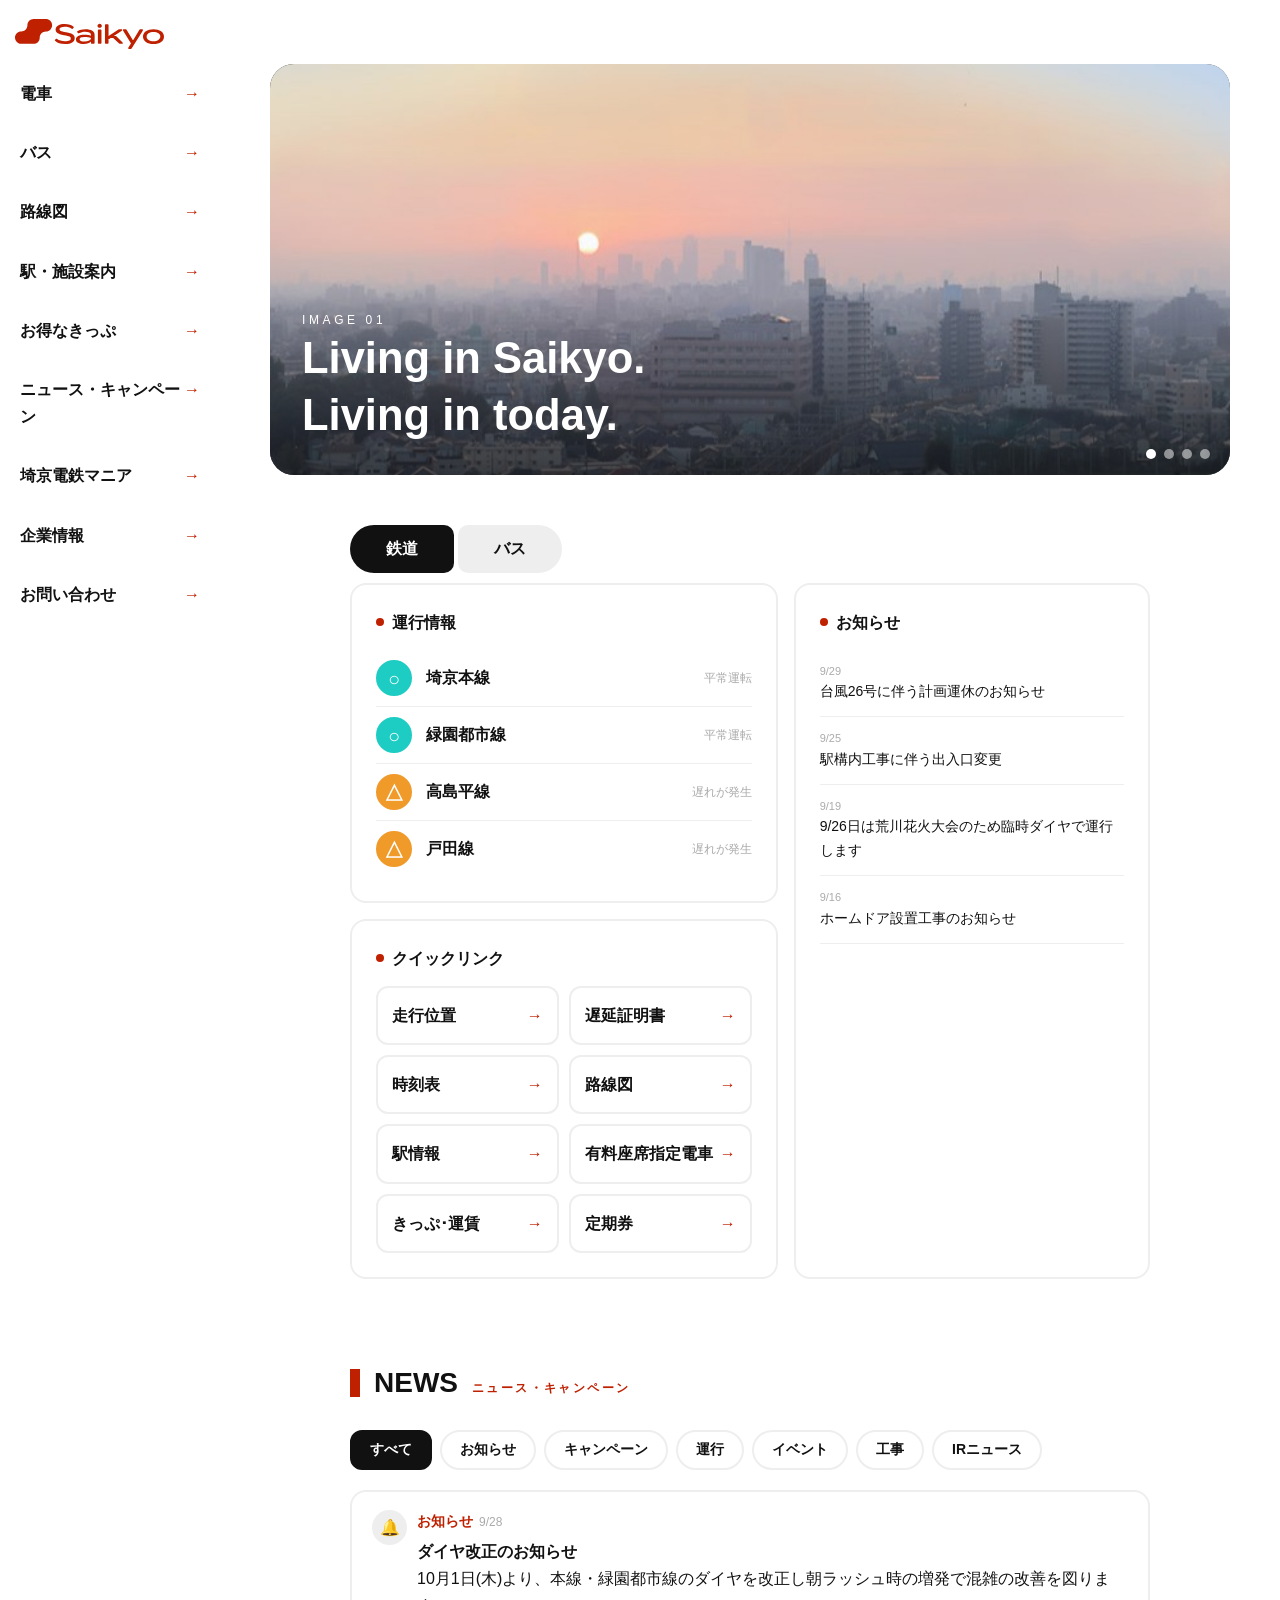
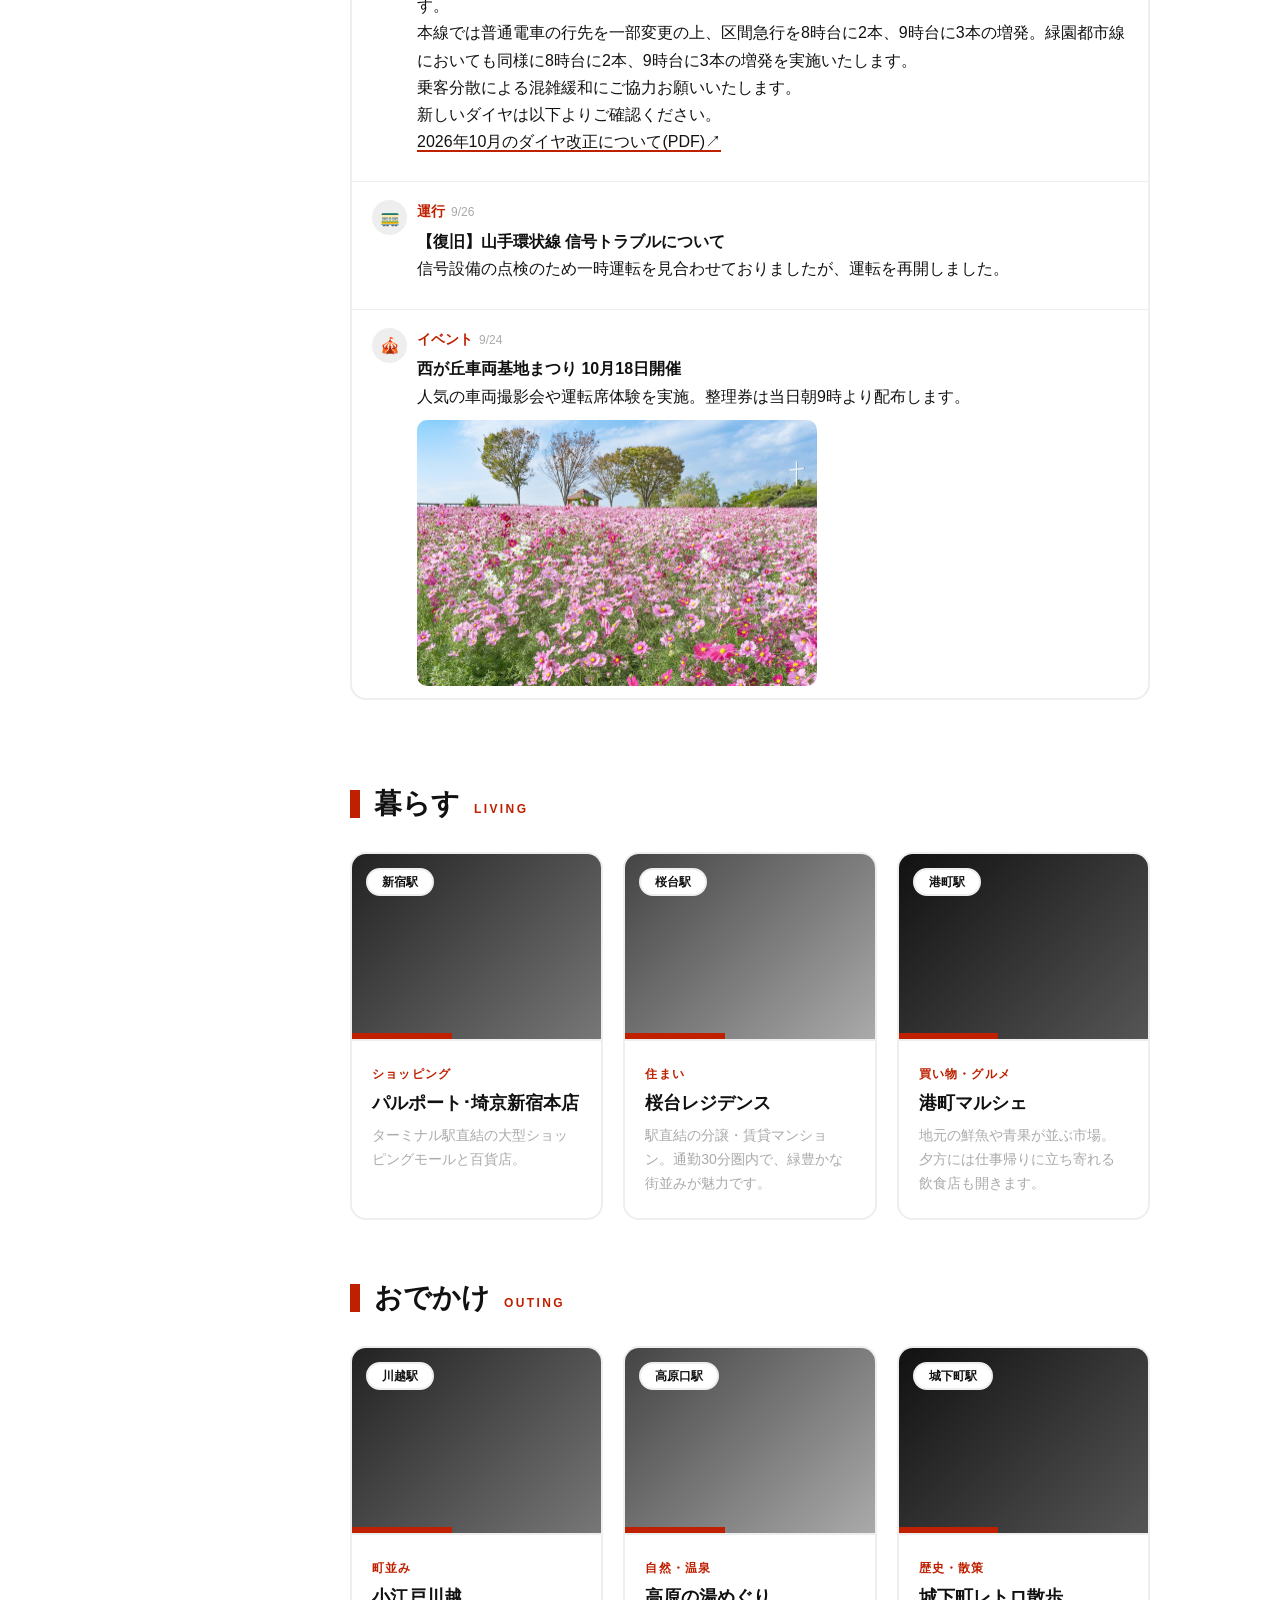
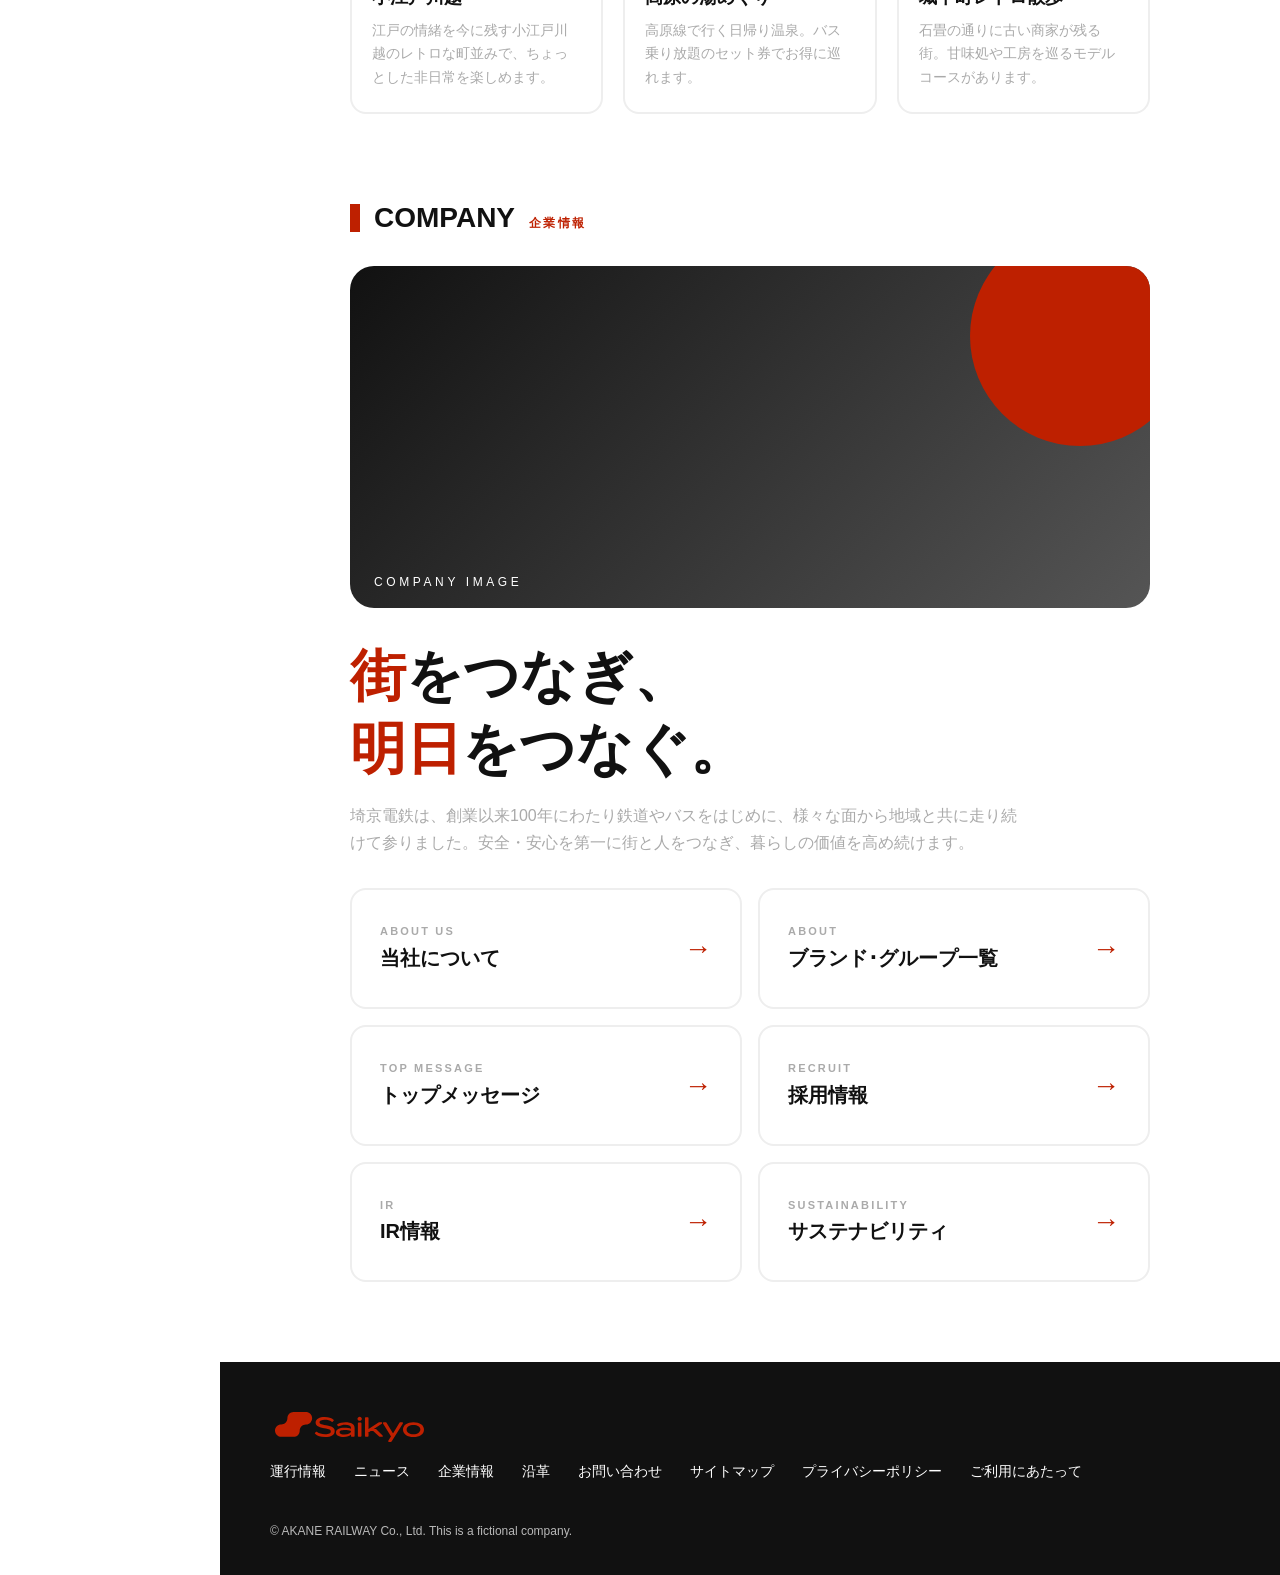
<file: index.html>
<!DOCTYPE html>
<html lang="ja">

<head>
    <meta charset="UTF-8">
    <meta name="viewport" content="width=device-width, initial-scale=1, viewport-fit=cover">
    <meta name="robots" content="noindex, nofollow">
    <title>埼京電鉄 | SAIKYO RAILWAY</title>
    <link rel="stylesheet" href="style.css">
</head>
<body>
    <main id="top" class="index-main">
        <div class="hero" id="hero" aria-label="トップ画像">
            <div class="slide on"><img src="img/sp_topmv_morning.jpg" alt=""><em>IMAGE 01</em><b>Living in Saikyo.<br>Living in today.</b></div>
            <div class="slide"><img src="img/eb4f4307-8180-45af-a52f-f1608ca1acaf.png" alt=""><em>IMAGE 02</em><b>新型車両「A3000系」<br>デビュー</b></div>
            <div class="slide"><img src="img/sp_topmv_morning.jpg" alt=""><em>IMAGE 03</em><b>バスと電車、暮らしを<br>もっとひとつに。</b></div>
            <div class="slide"><img src="img/sp_topmv_morning.jpg" alt=""><em>IMAGE 04</em><b>埼玉に観光という<br>新たな選択肢</b></div>
            <div class="dots"><i class="on"></i><i></i><i></i><i></i></div>
        </div>

        <section id="info">
            <div class="tabs" role="tablist">
                <button role="tab" aria-selected="true" data-t="rail">鉄道</button>
                <button role="tab" aria-selected="false" data-t="bus">バス</button>
            </div>
            <div class="bento">
                <div class="card st">
                    <h3>運行情報</h3>
                    <ul class="stat" id="stat"></ul>
                </div>
                <div class="card lk">
                    <h3>クイックリンク</h3>
                    <div class="links" id="links"></div>
                </div>
                <div class="card nt">
                    <h3>お知らせ</h3>
                    <ul id="notices"></ul>
                </div>
            </div>
        </section>

        <section id="news">
            <h2>NEWS <span>ニュース・キャンペーン</span></h2>
            <div class="filter" id="filter">
                <button aria-pressed="true" data-c="all">すべて</button>
                <button aria-pressed="false" data-c="お知らせ">お知らせ</button>
                <button aria-pressed="false" data-c="キャンペーン">キャンペーン</button>
                <button aria-pressed="false" data-c="運行">運行</button>
                <button aria-pressed="false" data-c="イベント">イベント</button>
                <button aria-pressed="false" data-c="工事">工事</button>
                <button aria-pressed="false" data-c="IRニュース">IRニュース</button>
            </div>
            <div class="feed" id="feed"></div>
        </section>

        <section id="spot">
        <h2>暮らす<span>LIVING</span></h2>
        <div class="sp-grid">
            <!-- 暮らす -->
            <a href="#spot" class="sp-card" data-s="live">
            <div class="sp-img"><span class="sp-chip">新宿駅</span></div>
            <div class="sp-body"><small>ショッピング</small><h3>パルポート･埼京新宿本店</h3><p>ターミナル駅直結の大型ショッピングモールと百貨店。</p></div>
            </a>
            <a href="#spot" class="sp-card" data-s="live">
            <div class="sp-img"><span class="sp-chip">桜台駅</span></div>
            <div class="sp-body"><small>住まい</small><h3>桜台レジデンス</h3><p>駅直結の分譲・賃貸マンション。通勤30分圏内で、緑豊かな街並みが魅力です。</p></div>
            </a>
            <a href="#spot" class="sp-card" data-s="live">
            <div class="sp-img"><span class="sp-chip">港町駅</span></div>
            <div class="sp-body"><small>買い物・グルメ</small><h3>港町マルシェ</h3><p>地元の鮮魚や青果が並ぶ市場。夕方には仕事帰りに立ち寄れる飲食店も開きます。</p></div>
            </a>
        </div><br><br>

        <h2>おでかけ<span>OUTING</span></h2>
        <div class="sp-grid">
            <!-- おでかけ -->
            <a href="#spot" class="sp-card" data-s="go">
            <div class="sp-img"><span class="sp-chip">川越駅</span></div>
            <div class="sp-body"><small>町並み</small><h3>小江戸川越</h3><p>江戸の情緒を今に残す小江戸川越のレトロな町並みで、ちょっとした非日常を楽しめます。</p></div>
            </a>
            <a href="#spot" class="sp-card" data-s="go">
            <div class="sp-img"><span class="sp-chip">高原口駅</span></div>
            <div class="sp-body"><small>自然・温泉</small><h3>高原の湯めぐり</h3><p>高原線で行く日帰り温泉。バス乗り放題のセット券でお得に巡れます。</p></div>
            </a>
            <a href="#spot" class="sp-card" data-s="go">
            <div class="sp-img"><span class="sp-chip">城下町駅</span></div>
            <div class="sp-body"><small>歴史・散策</small><h3>城下町レトロ散歩</h3><p>石畳の通りに古い商家が残る街。甘味処や工房を巡るモデルコースがあります。</p></div>
            </a>
        </div>
        </section>

        <section id="company">
            <h2>COMPANY <span>企業情報</span></h2>
            <div class="co-img"></div>
            <p class="catch"><em>街</em>をつなぎ、<br><em>明日</em>をつなぐ。</p>
            <p class="desc">埼京電鉄は、創業以来100年にわたり鉄道やバスをはじめに、様々な面から地域と共に走り続けて参りました。安全・安心を第一に街と人をつなぎ、暮らしの価値を高め続けます。</p>
            <div class="big">
                <a href="company-overview.html">
                    <div><small>ABOUT US</small>当社について</div>
                </a>
                <a href="grouplist.html">
                    <div><small>ABOUT</small>ブランド･グループ一覧</div>
                </a>
                <a href="#company">
                    <div><small>TOP MESSAGE</small>トップメッセージ</div>
                </a>
                <a href="#company">
                    <div><small>RECRUIT</small>採用情報</div>
                </a>
                <a href="#company">
                    <div><small>IR</small>IR情報</div>
                </a>
                <a href="#company">
                    <div><small>SUSTAINABILITY</small>サステナビリティ</div>
                </a>
            </div>
        </section>
    </main>

    <div id="site-header"></div>
    <div id="site-footer"></div>
    <script src="components.js"></script>
    <script>
        const $ = s => document.querySelector(s), $$ = s => [...document.querySelectorAll(s)];
        // slider
        const sl = $$('.slide'), dt = $$('.dots i'); let n = 0;
        setInterval(() => { sl[n].classList.remove('on'); dt[n].classList.remove('on'); n = (n + 1) % sl.length; sl[n].classList.add('on'); dt[n].classList.add('on') }, 5000);
        // tabs
        const D = {
            rail: {
                lines: ['埼京本線', '緑園都市線', '高島平線', '戸田線'],
                links: ['走行位置','遅延証明書','時刻表', '路線図', '駅情報', '有料座席指定電車', 'きっぷ･運賃', '定期券'],
                urls: ['#','#','#','routemap.html','#','#','#','#'],
                notices: [['9/29', '台風26号に伴う計画運休のお知らせ'], ['9/25', '駅構内工事に伴う出入口変更'], ['9/19', '9/26日は荒川花火大会のため臨時ダイヤで運行します'], ['9/16', 'ホームドア設置工事のお知らせ']]
            },
            bus: {
                lines: ['路線バス', '空港リムジン', '通勤シャトル', '夜行高速バス'],
                links: ['バス走行位置','時刻表', '路線図', '貸切バス', '乗車券・回数券', '忘れ物案内'],
                urls: ['#','#','#','#','#','#'],
                notices: [['9/29', '市内循環バス ルート一部変更'], ['9/24', '空港リムジン 増便のお知らせ'], ['9/18', 'バス停移設のお知らせ'], ['9/10', 'ICカード対応拡大について']]
            }
        };
        const M = { ok: ['○', 'ok', '平常運転'], warn: ['△', 'warn', '遅れが発生'], ng: ['×', 'ng', '運転見合わせ'] };
        function rnd() { const r = Math.random(); return r < .05 ? 'ng' : r < .7 ? 'ok' : 'warn' }
        function render(t) {
            const d = D[t];
            $('#stat').innerHTML = d.lines.map(l => { const m = M[rnd()]; return `<li><span class="mark ${m[1]}">${m[0]}</span><b>${l}</b><small>${m[2]}</small></li>` }).join('');
            $('#links').innerHTML = d.links.map((l, i) => `<a href="${d.urls[i]}">${l}</a>`).join('');
            $('#notices').innerHTML = d.notices.map(x => `<li><a href="#info"><time>${x[0]}</time>${x[1]}</a></li>`).join('');
        }
        $$('.tabs button').forEach(b => b.onclick = () => { $$('.tabs button').forEach(x => x.setAttribute('aria-selected', x === b)); render(b.dataset.t) });
        render('rail');
        // news
        const N = [
            ['お知らせ', 'ダイヤ改正のお知らせ', '10月1日(木)より、本線・緑園都市線のダイヤを改正し朝ラッシュ時の増発で混雑の改善を図ります。<br>本線では普通電車の行先を一部変更の上、区間急行を8時台に2本、9時台に3本の増発。緑園都市線においても同様に8時台に2本、9時台に3本の増発を実施いたします。<br>乗客分散による混雑緩和にご協力お願いいたします。<br>新しいダイヤは以下よりご確認ください。<br><a href="#">2026年10月のダイヤ改正について(PDF)↗</a>', '9/28', '🔔'],
            ['運行', '【復旧】山手環状線 信号トラブルについて', '信号設備の点検のため一時運転を見合わせておりましたが、運転を再開しました。', '9/26', '🚃'],
            ['イベント', '西が丘車両基地まつり 10月18日開催', '人気の車両撮影会や運転席体験を実施。整理券は当日朝9時より配布します。<br><img src="img/zubottyDSC08011-269_TP_V.jpg" alt="">', '9/24', '🎪'],
            ['お知らせ', '新型車両A3000系、営業運転を開始', '省エネ性能と車内の快適性を高めた新型車両がデビューしました!!<br><img src="img/eb4f4307-8180-45af-a52f-f1608ca1acaf.png" alt="">', '9/22', '🔔'],
            ['キャンペーン', '💰️アプリ新規登録でポイントプレゼント🎁', '公式アプリをインストール→新規アカウント登録で、お買い物などに使える1000ポイントが必ず貰えるキャンペーン実施中！<br>ぜひこの機会に埼京電鉄アプリでお得で便利な生活を！<br><img src="img/appPR.jpg" alt="">', '9/20', '🎉'],
            ['IRニュース', '月次営業概況のお知らせ', '<a href="#">資料はこちら(PDF)↗</a>', '9/18', '🏢'],
            ['工事', '舟渡駅にホームドアを設置します！', '詳細は以下よりご確認ください。<br><a href="#">舟渡駅-ホームドア設置工事(PDF)↗</a>', '9月15日', '⚒️'],
            ['イベント', '＼鳩ヶ谷フラワーフェス 開催中！／', '色とりどりの花と豊かな季節を楽しみましょう！！16日と17日の2日間の開催(雨天決行)です。<br><img src="img/zubottyDSC08011-269_TP_V.jpg" alt="">', '9/13', '🎪'],
            ['運行', '台風接近に伴う運転計画について', '台風の影響により、一部の列車およびバスに運休や遅れが発生する可能性があります。', '8/30', '🚃'],
            ['IRニュース', '2027年3月期 第1四半期決算説明資料', '<a href="#">資料はこちら(PDF)↗</a>', '8/23', '🏢'],
            ['工事', '川口駅～鳩ヶ谷駅間 連続立体交差事業の概要', '工事概要は以下よりご確認ください。また、工事の進捗や詳細についてはこちらより随時お知らせいたします。<br><a href="#">川口駅～鳩ヶ谷駅間 連続立体交差事業の概要↗</a>', '3月12日', '⚒️'],
        ];
        $('#feed').innerHTML = N.map(n => `<article class="post" data-c="${n[0]}"><div class="av">${n[4]}</div><div class="pb"><div class="pn"><b>${n[0]}</b><span>${n[3]}</span></div><p class="pt"><b>${n[1]}</b><br>${n[2]}</p></div></article>`).join('');
        $$('#filter button').forEach(b => b.onclick = () => {
            $$('#filter button').forEach(x => x.setAttribute('aria-pressed', x === b));
            $$('.post').forEach(p => p.hidden = b.dataset.c !== 'all' && p.dataset.c !== b.dataset.c)
        });

    </script>
</body>

</html>
</file>
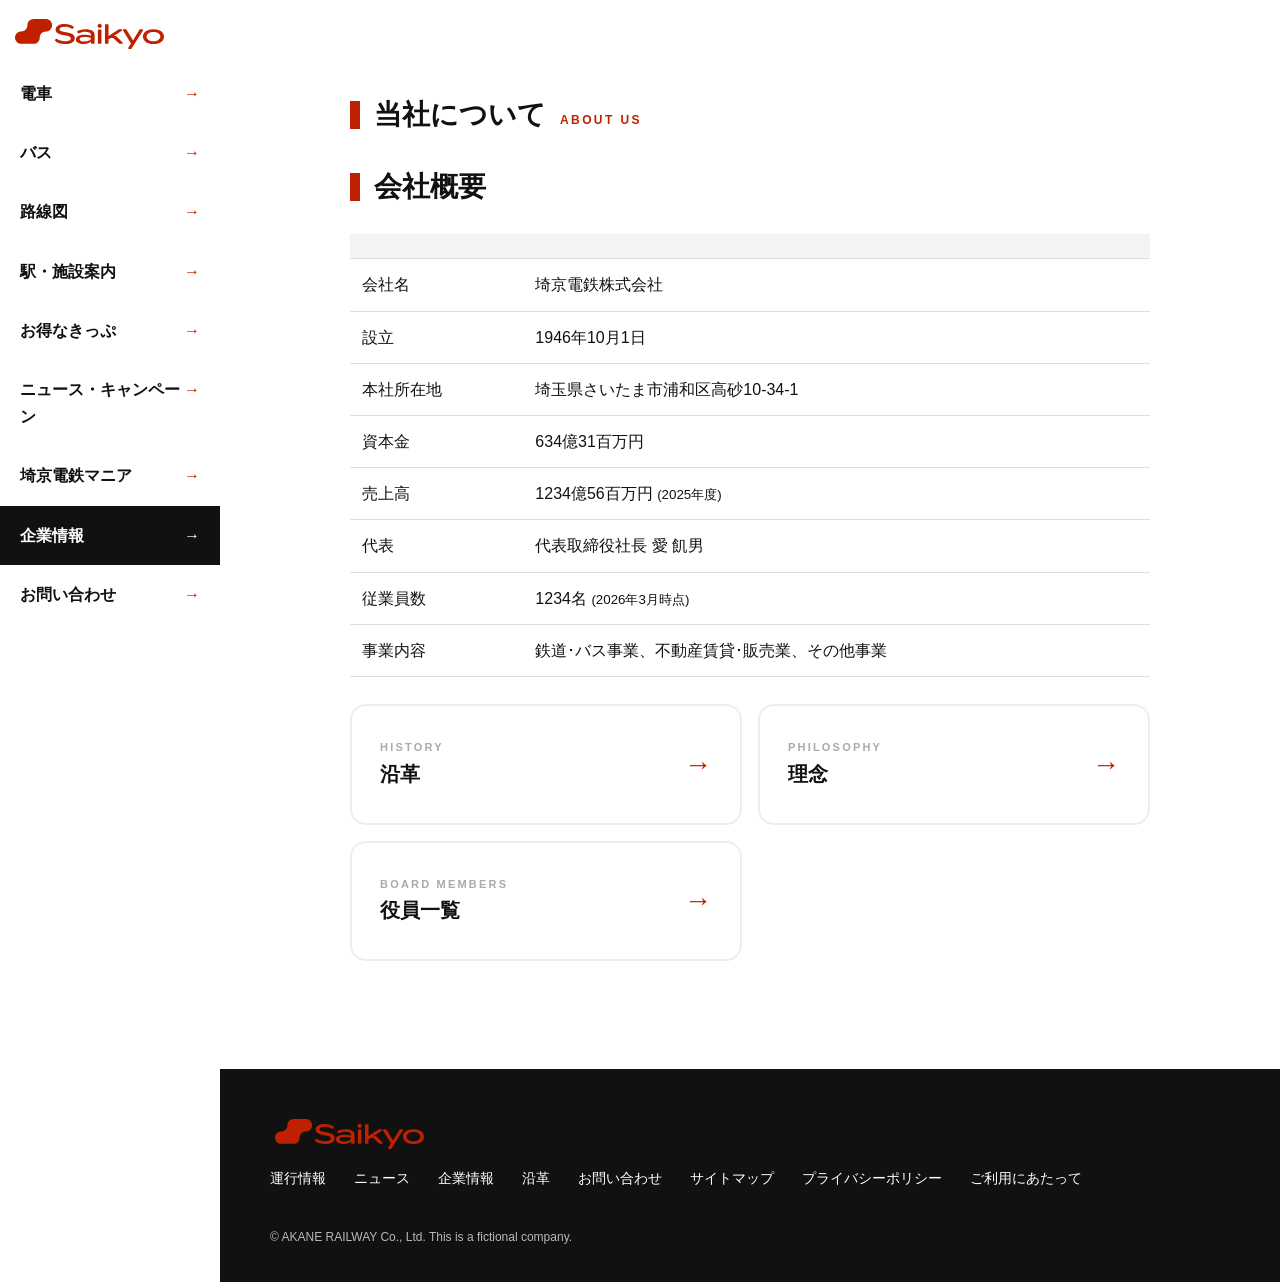
<file: company-overview.html>
<!DOCTYPE html>
<html lang="ja">

<head>
    <meta charset="UTF-8">
    <meta name="viewport" content="width=device-width, initial-scale=1, viewport-fit=cover">
    <meta name="robots" content="noindex, nofollow">
    <title>埼京電鉄 | SAIKYO RAILWAY</title>
    <link rel="stylesheet" href="style.css">
</head>

<style>
</style>

<body>
    <main id="top">
        <br>
        <section id="company">
            <h2>当社について<span>ABOUT US</span></h2>
            <h2>会社概要</h2>

            <table>
                <thead>
                    <tr>
                        <th></th>
                        <th></th>
                    </tr>
                </thead>
                <tbody>
                    <tr>
                        <td>会社名</td>
                        <td>埼京電鉄株式会社</td>
                    </tr>
                    <tr>
                        <td>設立</td>
                        <td>1946年10月1日</td>
                    </tr>
                    <tr>
                        <td>本社所在地</td>
                        <td>埼玉県さいたま市浦和区高砂10-34-1</td>
                    </tr>
                    <tr>
                        <td>資本金</td>
                        <td>634億31百万円</td>
                    </tr>
                    <tr>
                        <td>売上高</td>
                        <td>1234億56百万円 <small>(2025年度)</small></td>
                    </tr>
                    <tr>
                        <td>代表</td>
                        <td>代表取締役社長 愛 飢男</td>
                    </tr>
                    <tr>
                        <td>従業員数</td>
                        <td>1234名 <small>(2026年3月時点)</small></td>
                    </tr>
                    <tr>
                        <td>事業内容</td>
                        <td>鉄道･バス事業、不動産賃貸･販売業、その他事業</td>
                    </tr>
                </tbody>
            </table>

            <br>
            <div class="big">
                <a href="history.html">
                    <div><small>HISTORY</small>沿革</div>
                </a>
                <a href="#">
                    <div><small>PHILOSOPHY</small>理念</div>
                </a>
                <a href="#">
                    <div><small>BOARD MEMBERS</small>役員一覧</div>
                </a>
            </div>
            <br>
        </section>
    </main>

    <div id="site-header"></div>
    <div id="site-footer"></div>
    <script src="components.js"></script>

    <script>
    </script>
</body>

</html>
</file>
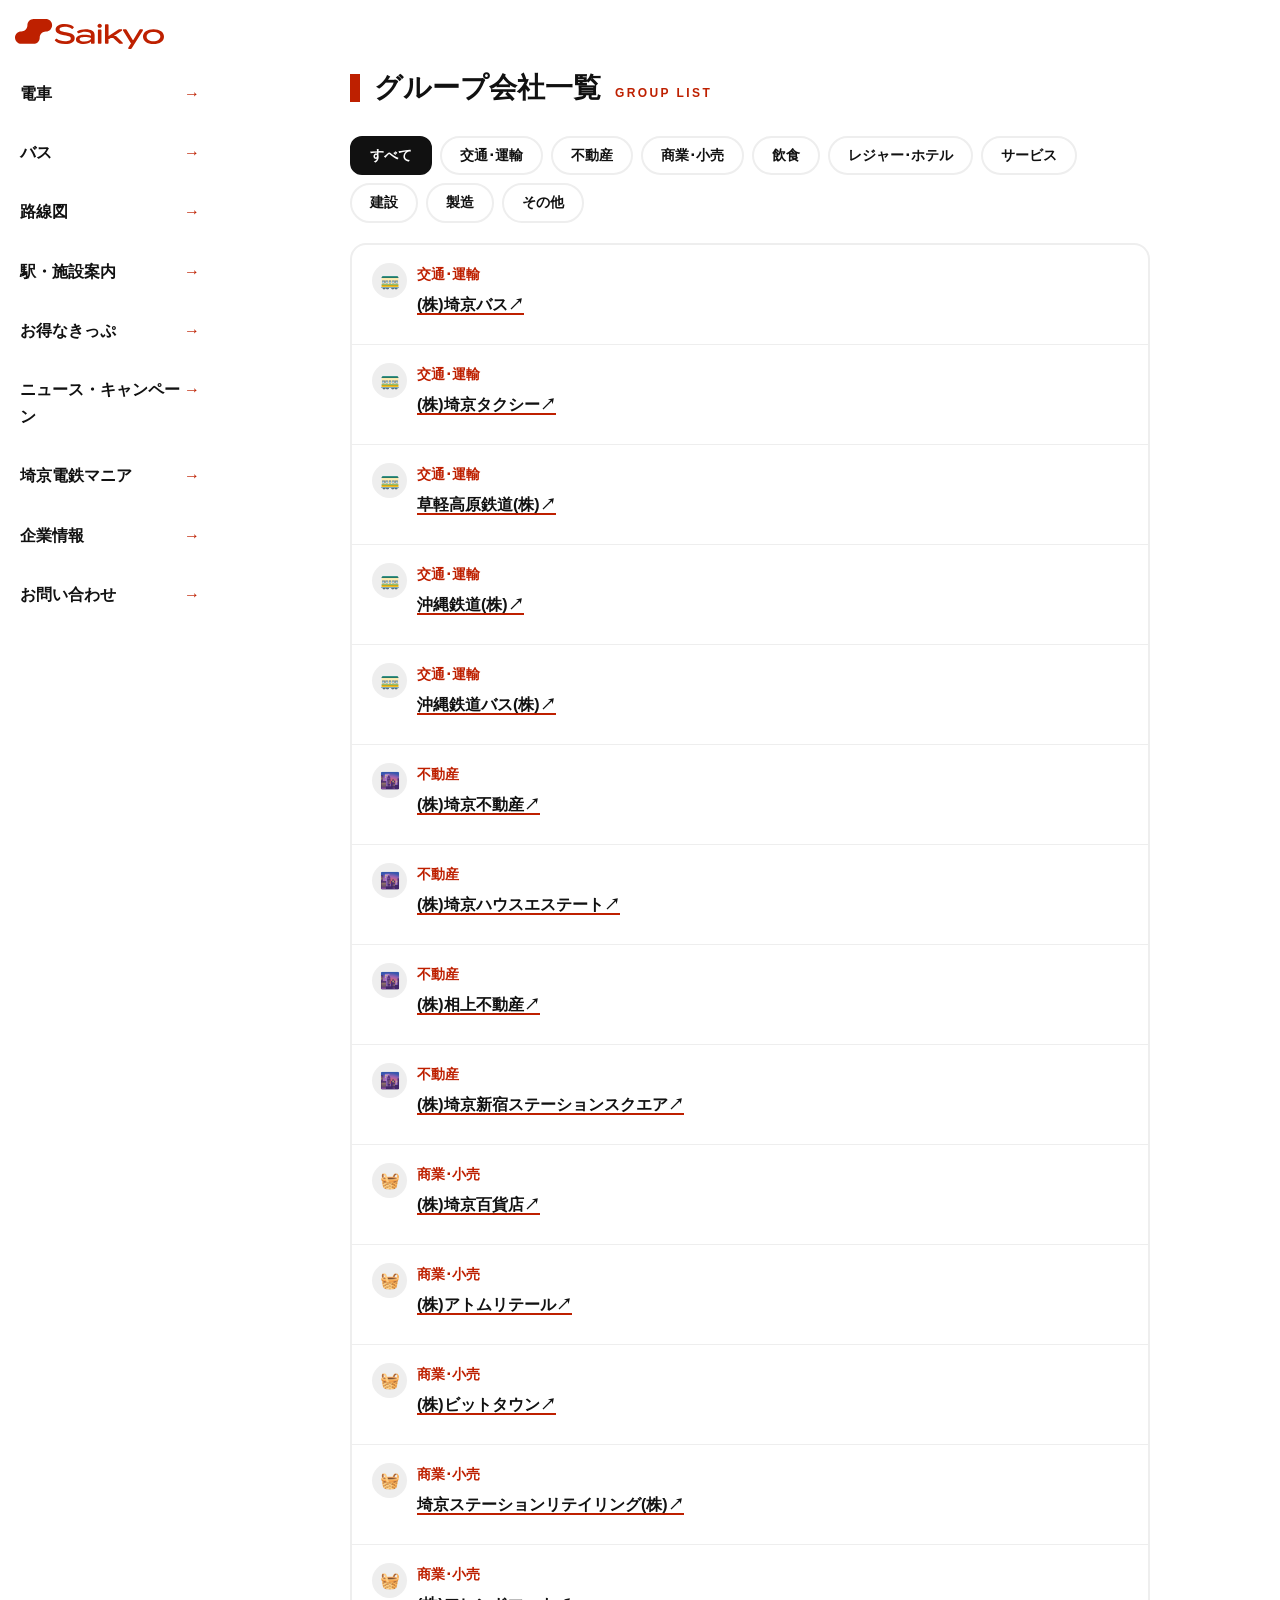
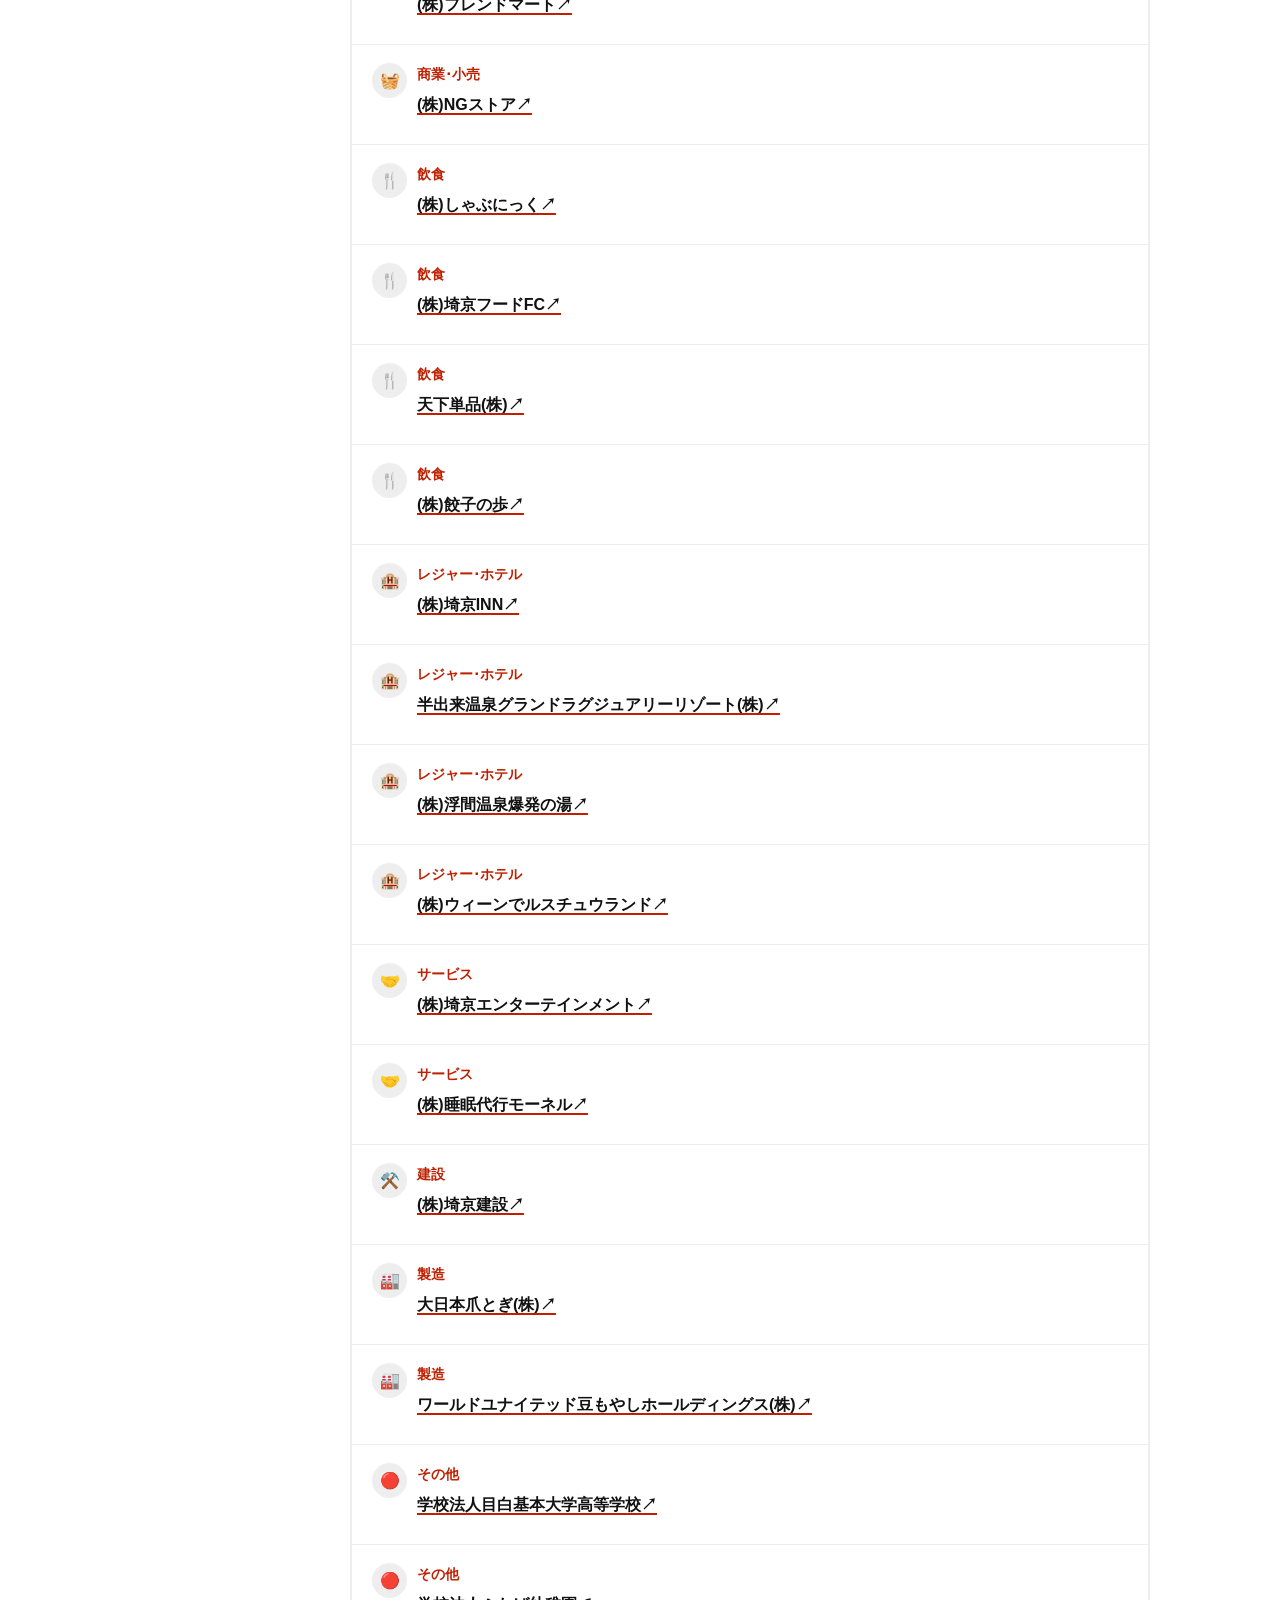
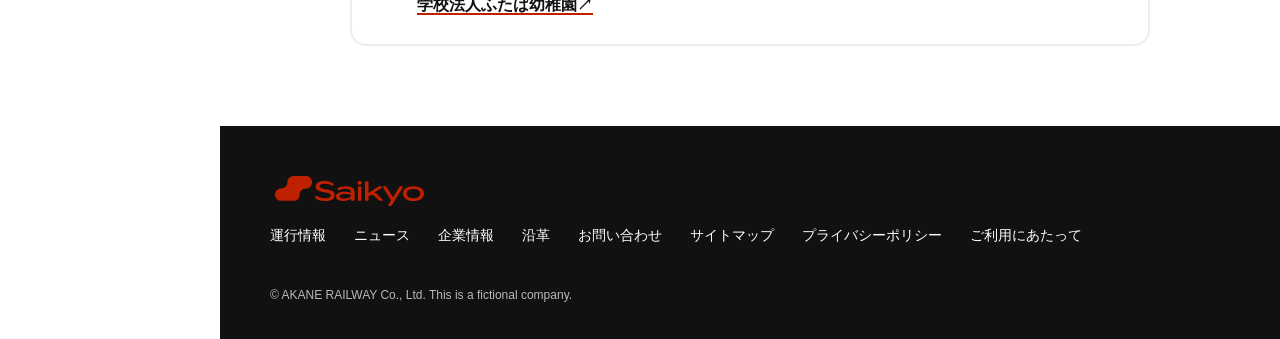
<file: grouplist.html>
<!DOCTYPE html>
<html lang="ja">

<head>
    <meta charset="UTF-8">
    <meta name="viewport" content="width=device-width, initial-scale=1, viewport-fit=cover">
    <meta name="robots" content="noindex, nofollow">
    <title>埼京電鉄 | SAIKYO RAILWAY</title>
    <link rel="stylesheet" href="style.css">
</head>

<style>
    .feed{
        max-height: none;
    }
</style>

<body>
    <main id="top">
        <section id="news">
            <h2>グループ会社一覧 <span>GROUP LIST</span></h2>
            <div class="filter" id="filter">
                <button aria-pressed="true" data-c="all">すべて</button>
                <button aria-pressed="false" data-c="交通･運輸">交通･運輸</button>
                <button aria-pressed="false" data-c="不動産">不動産</button>
                <button aria-pressed="false" data-c="商業･小売">商業･小売</button>
                <button aria-pressed="false" data-c="飲食">飲食</button>
                <button aria-pressed="false" data-c="レジャー･ホテル">レジャー･ホテル</button>
                <button aria-pressed="false" data-c="サービス">サービス</button>
                <button aria-pressed="false" data-c="建設">建設</button>
                <button aria-pressed="false" data-c="製造">製造</button>
                <button aria-pressed="false" data-c="その他">その他</button>
            </div>
            <div class="feed" id="feed"></div>
        </section>
    </main>

    <div id="site-header"></div>
    <div id="site-footer"></div>
    <script src="components.js"></script>
    <script>
        const $ = s => document.querySelector(s), $$ = s => [...document.querySelectorAll(s)];
        // news
        const N = [
            ['交通･運輸', '(株)埼京バス', '🚃', '#'],
            ['交通･運輸', '(株)埼京タクシー', '🚃', '#'],
            ['交通･運輸', '草軽高原鉄道(株)', '🚃', '#'],
            ['交通･運輸', '沖縄鉄道(株)', '🚃', '#'],
            ['交通･運輸', '沖縄鉄道バス(株)', '🚃', '#'],
            ['不動産', '(株)埼京不動産', '🌆', '#'],
            ['不動産', '(株)埼京ハウスエステート', '🌆', '#'],
            ['不動産', '(株)相上不動産', '🌆', '#'],
            ['不動産', '(株)埼京新宿ステーションスクエア', '🌆', '#'],
            ['商業･小売', '(株)埼京百貨店','🧺', '#'],
            ['商業･小売', '(株)アトムリテール','🧺', '#'],
            ['商業･小売', '(株)ビットタウン','🧺', '#'],
            ['商業･小売', '埼京ステーションリテイリング(株)','🧺', '#'],
            ['商業･小売', '(株)フレンドマート','🧺', '#'],
            ['商業･小売', '(株)NGストア','🧺', '#'],
            ['飲食', '(株)しゃぶにっく','🍴', '#'],
            ['飲食', '(株)埼京フードFC','🍴', '#'],
            ['飲食', '天下単品(株)','🍴', '#'],
            ['飲食', '(株)餃子の歩','🍴', '#'],
            ['レジャー･ホテル', '(株)埼京INN','🏨', '#'],
            ['レジャー･ホテル', '半出来温泉グランドラグジュアリーリゾート(株)','🏨', '#'],
            ['レジャー･ホテル', '(株)浮間温泉爆発の湯','🏨', '#'],
            ['レジャー･ホテル', '(株)ウィーンでルスチュウランド','🏨', '#'],
            ['サービス', '(株)埼京エンターテインメント','🤝', '#'],
            ['サービス', '(株)睡眠代行モーネル','🤝', '#'],
            ['建設', '(株)埼京建設','⚒️', '#'],
            ['製造', '大日本爪とぎ(株)','🏭️', '#'],
            ['製造', 'ワールドユナイテッド豆もやしホールディングス(株)','🏭️', '#'],
            ['その他', '学校法人目白基本大学高等学校','🔴', '#'],
            ['その他', '学校法人ふたば幼稚園','🔴', '#'],
        ];
            
        $('#feed').innerHTML = N.map(n => `<article class="post" data-c="${n[0]}"><div class="av">${n[2]}</div><div class="pb"><div class="pn"><b>${n[0]}</b></div><p class="pt"><b><a href="${n[3]}">${n[1]}↗</a></b><br></p></div></article>`).join('');
        $$('#filter button').forEach(b => b.onclick = () => {
            $$('#filter button').forEach(x => x.setAttribute('aria-pressed', x === b));
            $$('.post').forEach(p => p.hidden = b.dataset.c !== 'all' && p.dataset.c !== b.dataset.c)
        });
    </script>
</body>

</html>
</file>
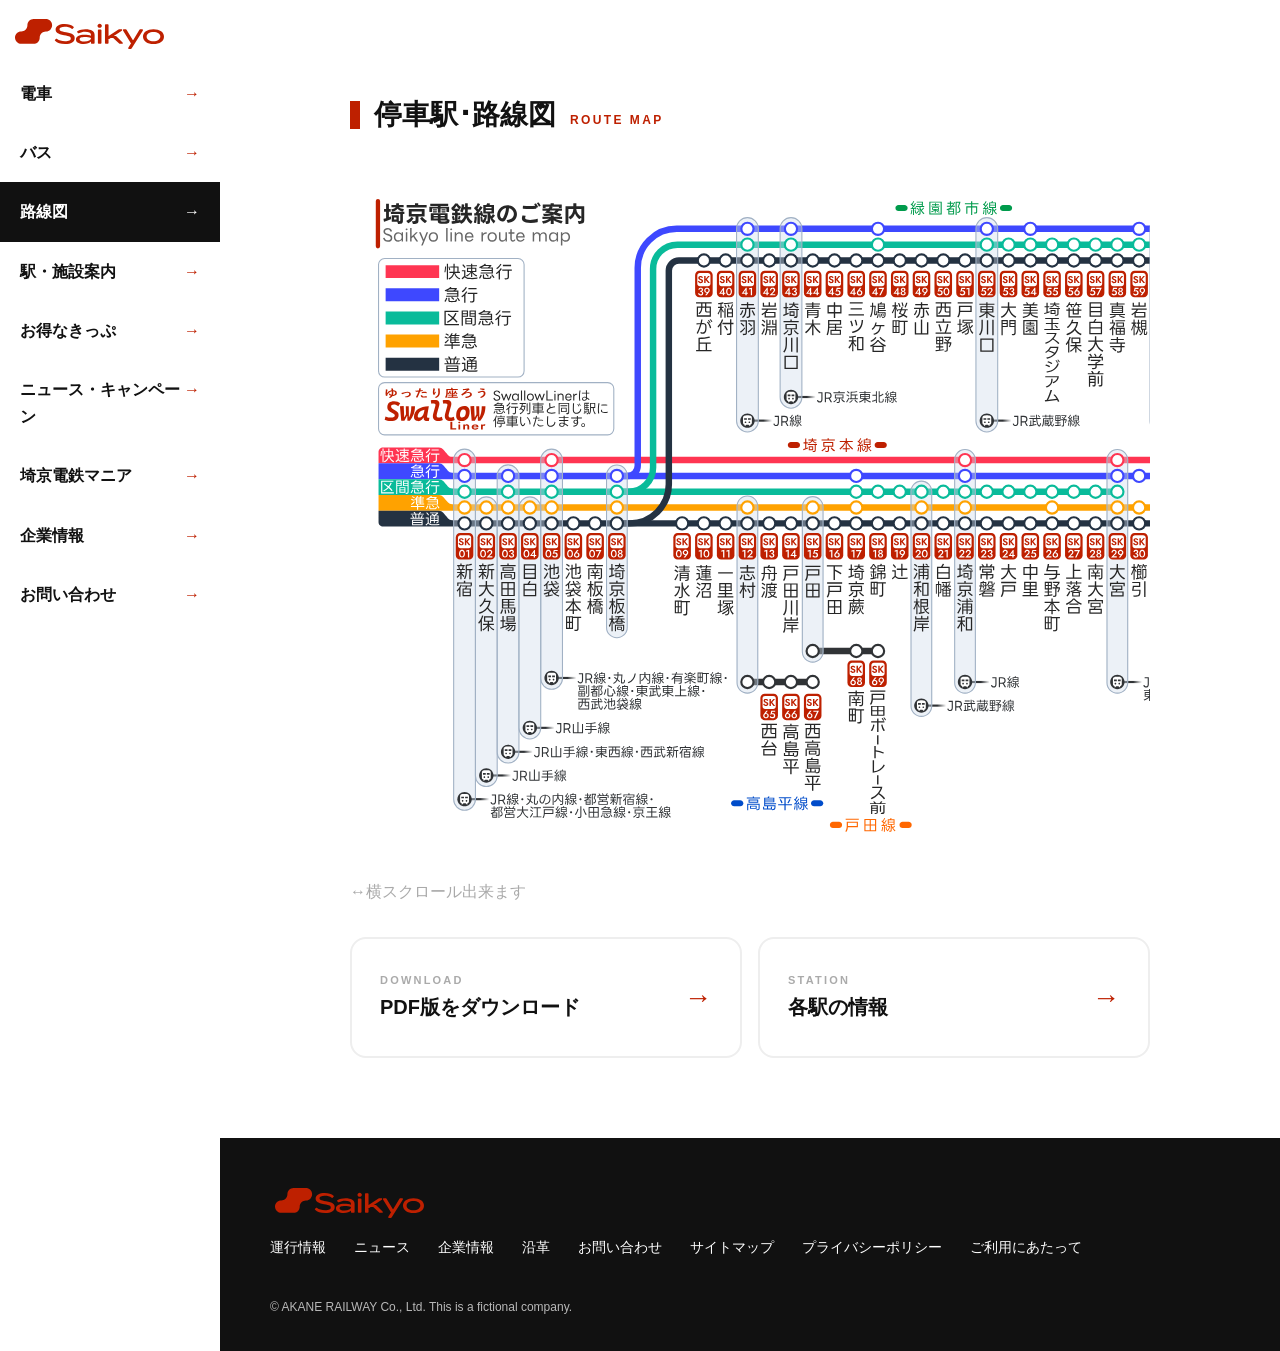
<file: routemap.html>
<!DOCTYPE html>
<html lang="ja">

<head>
    <meta charset="UTF-8">
    <meta name="viewport" content="width=device-width, initial-scale=1, viewport-fit=cover">
    <meta name="robots" content="noindex, nofollow">
    <title>埼京電鉄 | SAIKYO RAILWAY</title>
    <link rel="stylesheet" href="style.css">
</head>

<style>
    .wrap-routemap{
        width: 100%;
        overflow-x: scroll;
    }
    .wrap-routemap img{
        width: 100%;
        min-width: 1000px;
    }
</style>

<body>
    <main id="top">
        <br>
        <section id="company">
            <h2>停車駅･路線図 <span>ROUTE MAP</span></h2>
            <div class="wrap-routemap">
                <img src="img/saikyolineroutemap.svg" alt="">
            </div>
            <p class="desc">↔横スクロール出来ます</p>
            <div class="big">
                <a href="img/SaikyoLineRouteMap.pdf" target="_blank">
                    <div><small>DOWNLOAD</small>PDF版をダウンロード</div>
                </a>
                <a href="#company">
                    <div><small>STATION</small>各駅の情報</div>
                </a>
            </div>
        </section>
    </main>

    <div id="site-header"></div>
    <div id="site-footer"></div>
    <script src="components.js"></script>
    <script>
        const $ = s => document.querySelector(s), $$ = s => [...document.querySelectorAll(s)];
    </script>
</body>

</html>
</file>
<file: style.css>
:root {
    --bg: #fff;
    --fg: #111;
    --sub: #aaa;
    --line: #eee;
    --soft: #eee;
    --ac: #be2000;
    --gap: 50px;
    --hh: 64px;
    --nw: 220px;
    box-sizing: border-box
}

/*@media (prefers-color-scheme:dark) {
    :root:not([data-theme="light"]) {
        --bg: #111;
        --fg: #fff;
        --sub: #bbb;
        --line: #333;
        --soft: #222;BE2000
    }
}
*/

:root[data-theme="dark"] {
    --bg: #111;
    --fg: #fff;
    --sub: #aaa;
    --line: #fff;
    --soft: #222
}

*,
*::before,
*::after {
    box-sizing: border-box;
    margin: 0;
    padding: 0
}

html {
    scroll-behavior: smooth;
    scroll-padding-top: calc(var(--hh) + env(safe-area-inset-top, 0px) + 8px);
    height: auto
}

body {
    font-family: "Hiragino Sans", "Noto Sans JP", "Yu Gothic", Meiryo, sans-serif;
    background: var(--bg);
    color: var(--fg);
    line-height: 1.7;
    padding-bottom: env(safe-area-inset-bottom, 0px)
}

a {
    color: inherit;
    text-decoration: none
}

ul {
    list-style: none
}

button {
    font: inherit;
    color: inherit;
    background: none;
    border: 0;
    cursor: pointer
}

/* header */
header {
    position: fixed;
    top: 0;
    left: 0;
    right: 0;
    z-index: 30;
    height: 64px;
    padding: env(safe-area-inset-top, 0px) 10px 0;
    background: var(--bg);
    display: flex;
    align-items: center;
    justify-content: space-between;
}

.logo {
    display: flex;
    align-items: center;
    gap: 10px;
    font-weight: 900;
    font-size: 20px;
    letter-spacing: .05em
}

.logo i {
    width: 28px;
    height: 28px;
    border-radius: 50%;
    background: var(--ac);
    position: relative;
    display: block
}

.logo i::after {
    content: "";
    position: absolute;
    left: 5px;
    right: 5px;
    top: 12px;
    height: 4px;
    background: #fff
}

.logo small {
    display: block;
    font-size: 9px;
    letter-spacing: .25em;
    color: var(--sub);
    font-weight: 700;
    line-height: 1
}

.logo img {
    height: 30px;
    transform: translate(5px, 2px);
}

.burger {
    display: none;
    width: 44px;
    height: 44px;
    position: relative
}

.burger span {
    position: absolute;
    left: 10px;
    right: 10px;
    height: 3px;
    background: var(--fg);
    transition: .25s;
    border-radius: 10px;
}

.burger span:nth-child(1) {
    top: 16px;
}

.burger span:nth-child(2) {
    top: 26px;
    width: 15px;
}

.burger[aria-expanded="true"] span:nth-child(1) {
    top: 21px;
    transform: rotate(45deg)
}

.burger[aria-expanded="true"] span:nth-child(2) {
    top: 21px;
    transform: rotate(-45deg);
    width: 24px;
}

/* menu */
nav {
    position: fixed;
    top: 0;
    left: 0;
    bottom: 0;
    width: var(--nw);
    background: var(--bg);
    overflow-y: auto;
    z-index: 20;
}

nav a {
    display: flex;
    justify-content: space-between;
    padding: 16px 20px;
    font-weight: 700;
    position: relative;
    top: 64px;
}

nav a::after {
    content: "→";
    color: var(--ac)
}

nav a:hover {
    background: var(--fg);
    color: var(--bg)
}

main {
    margin-left: var(--nw);
    padding-top: calc(var(--hh) + env(safe-area-inset-top, 0px))
}

section {
    padding: 0 var(--gap) 80px;
    max-width: 900px;
    margin: 0 auto;
}

h2 {
    font-size: 28px;
    font-weight: 900;
    display: flex;
    align-items: baseline;
    gap: 14px;
    margin-bottom: 24px
}

h2 span {
    font-size: 12px;
    letter-spacing: .2em;
    color: var(--ac)
}

h2::before {
    content: "";
    width: 10px;
    height: 28px;
    background: var(--ac);
    align-self: center
}

/* hero */
.hero {
    margin: 0 50px 50px 50px;
    aspect-ratio: 21/9;
    min-height: 200px;
    border-radius: 24px;
    overflow: hidden;
    position: relative;
    background: var(--soft)
}

.slide {
    position: absolute;
    inset: 0;
    opacity: 0;
    transition: opacity .8s;
    display: flex;
    flex-direction: column;
    justify-content: flex-end;
    padding: 32px;
    color: #fff;
}

.slide.on {
    opacity: 1;
}

.slide img {
    width: 100%;
    position: absolute;
    top: 0;
    left: 0;
}

.slide b {
    font-size: clamp(20px, 3.4vw, 44px);
    line-height: 1.3;
    position: relative;
    z-index: 1
}

.slide em {
    font-style: normal;
    font-size: 12px;
    letter-spacing: .3em;
    position: relative;
    z-index: 1
}

.slide:nth-child(1) {
    background: linear-gradient(135deg, #222, #666)
}

.slide:nth-child(2) {
    background: linear-gradient(135deg, #444, #999)
}

.slide:nth-child(3) {
    background: linear-gradient(135deg, #111, #555)
}

.slide:nth-child(4) {
    background: linear-gradient(135deg, #333, #888)
}

.slide::before {
    z-index: 1;
    content: "";
    position: absolute;
    left: 0;
    right: 0;
    bottom: 0;
    height: 180px;
    background: repeating-linear-gradient(0deg, #00000093, #00000000)
}

.dots {
    position: absolute;
    right: 20px;
    bottom: 16px;
    display: flex;
    gap: 8px;
    z-index: 2
}

.dots i {
    width: 10px;
    height: 10px;
    border-radius: 50%;
    background: rgba(255, 255, 255, .5)
}

.dots i.on {
    background: #fff
}

/* tabs */
.tabs {
    display: flex;
    margin-bottom: 10px;
    border-radius: 999px;
    overflow: hidden;
    width: fit-content;
    gap: 4px;
}

.tabs button {
    padding: 10px 36px;
    font-weight: 900;
    border-radius: 10px;
    transition: 200ms;
    background-color: var(--line);
}

.tabs button[aria-selected="true"] {
    background: var(--fg);
    color: var(--bg);
}

.bento {
    display: grid;
    grid-template-columns: 1.2fr 1fr;
    grid-template-areas: "st nt" "lk nt";
    gap: 16px
}

.card {
    border: 2px solid var(--line);
    border-radius: 16px;
    padding: 24px
}

.card h3 {
    font-size: 16px;
    font-weight: 900;
    margin-bottom: 14px;
    display: flex;
    align-items: center;
    gap: 8px
}

.card h3::before {
    content: "";
    width: 8px;
    height: 8px;
    background: var(--ac);
    border-radius: 50%
}

.st {
    grid-area: st
}

.lk {
    grid-area: lk
}

.nt {
    grid-area: nt
}

.stat li {
    display: flex;
    align-items: center;
    gap: 14px;
    padding: 10px 0;
    border-bottom: 1px solid var(--soft)
}

.stat li:last-child {
    border: 0
}

.mark {
    width: 36px;
    height: 36px;
    border-radius: 50%;
    display: grid;
    place-items: center;
    font-weight: 900;
    font-size: 20px;
    flex: none;
    border: 2px solid var(--line);
    color: #fff
}

.mark.ok {
    background: #1dccc3;
    border-color: #1dccc3;
}

.mark.warn {
    background: #f09a2a;
    border-color: #f09a2a;
}

.mark.ng {
    background: var(--fg);
    border-color: var(--fg);
}

.stat small {
    color: var(--sub);
    margin-left: auto;
    font-size: 12px;
    text-align: right
}

.links {
    display: grid;
    grid-template-columns: repeat(2, 1fr);
    gap: 10px
}

.links a {
    border: 2px solid var(--line);
    border-radius: 12px;
    padding: 14px;
    font-weight: 700;
    display: flex;
    justify-content: space-between
}

.links a::after {
    content: "→";
    color: var(--ac)
}

.links a:hover {
    background: var(--fg);
    color: var(--bg)
}

.nt li a {
    display: block;
    padding: 12px 0;
    border-bottom: 1px solid var(--soft);
    font-size: 14px
}

.nt li a:hover {
    color: var(--ac)
}

.nt time {
    display: block;
    font-size: 11px;
    color: var(--sub)
}

/* news */
.filter {
    display: flex;
    flex-wrap: wrap;
    gap: 8px;
    margin-bottom: 20px
}

.filter button {
    border: 2px solid var(--line);
    border-radius: 20px;
    padding: 6px 18px;
    font-weight: 700;
    font-size: 14px;
    transition: 200ms;
}

.filter button[aria-pressed="true"] {
    background: var(--fg);
    border-color: var(--fg);
    color: #fff;
    border-radius: 12px;
}

.feed {
    border: 2px solid var(--line);
    border-radius: 16px;
    height: fit-content;
    max-height: 90vh;
    overflow-x: hidden
}

.post {
    display: flex;
    gap: 10px;
    padding: 18px 20px;
    border-bottom: 1px solid var(--line)
}

.post:last-child {
    border: 0
}

.post img {
    width: 100%;
    max-width: 400px;
    max-height: 400px;
    margin: 10px 0 0;
    border-radius: 10px;
}

.post a {
    border-bottom: var(--ac) solid 2px;
}

.av {
    width: 35px;
    height: 35px;
    border-radius: 999px;
    background: var(--soft);
    color: var(--bg);
    display: grid;
    place-items: center;
    font-weight: 900;
    flex: none
}

.pb {
    min-width: 0;
    flex: 1
}

.pn {
    font-size: 14px
}

.pn b {
    margin-right: 6px;
    color: var(--ac);
}

.pn span {
    color: var(--sub);
    font-size: 12px
}

.pt {
    margin: 4px 0 8px;
    overflow-wrap: anywhere
}

.tag {
    display: inline-block;
    font-size: 11px;
    font-weight: 700;
    border: 1.5px solid var(--ac);
    color: var(--ac);
    border-radius: 4px;
    padding: 0 8px
}

.post[hidden] {
    display: none
}

/* company */
.co-img {
    aspect-ratio: 21/9;
    min-height: 180px;
    border-radius: 24px;
    background: linear-gradient(135deg, #111, #555);
    position: relative;
    overflow: hidden;
    margin-bottom: 32px
}

.co-img::before {
    content: "COMPANY IMAGE";
    position: absolute;
    left: 24px;
    bottom: 16px;
    color: #fff;
    font-size: 12px;
    letter-spacing: .3em
}

.co-img::after {
    content: "";
    position: absolute;
    right: -40px;
    top: -40px;
    width: 220px;
    height: 220px;
    border-radius: 50%;
    background: var(--ac)
}

.catch {
    font-size: clamp(28px, 4.6vw, 56px);
    font-weight: 900;
    line-height: 1.3;
    margin-bottom: 16px
}

.catch em {
    font-style: normal;
    color: var(--ac)
}

.desc {
    max-width: 680px;
    color: var(--sub);
    margin-bottom: 32px
}

.big {
    display: grid;
    grid-template-columns: repeat(2, 1fr);
    gap: 16px
}

.big a {
    border: 2px solid var(--line);
    border-radius: 16px;
    padding: 32px 28px;
    font-size: 20px;
    font-weight: 900;
    display: flex;
    justify-content: space-between;
    align-items: center
}

.big a small {
    display: block;
    font-size: 11px;
    letter-spacing: .2em;
    color: var(--sub)
}

.big a::after {
    content: "→";
    color: var(--ac);
    font-size: 28px
}

.big a:hover {
    background: var(--fg);
    color: var(--bg)
}

.big a:hover small {
    color: var(--bg)
}

footer {
    margin-left: var(--nw);
    background: var(--fg);
    color: var(--bg);
    padding: 48px var(--gap) 32px
}

footer .fl {
    display: flex;
    flex-wrap: wrap;
    gap: 12px 28px;
    margin: 20px 0 32px;
    font-size: 14px
}

footer .fl a:hover {
    color: var(--ac)
}

footer small {
    opacity: .7;
    font-size: 12px
}

@media (max-width:900px) {
    :root {
        --gap: 20px;
        --nw: 0px
    }

    .index-main {
        padding-top: 0px;
    }

    header {
        top: 5px;
        left: 5px;
        right: 5px;
        height: 50px;
        border-radius: 16px;
        box-shadow: #0000002b 0px 2px 10px;
    }

    .burger {
        display: block
    }

    nav {
        width: 100%;
        transform: translateX(-100%);
        transition: transform .3s;
        border-right: 0
    }

    nav.open {
        transform: none
    }

    .bento {
        grid-template-columns: 1fr;
        grid-template-areas: "st" "lk" "nt"
    }

    .big {
        grid-template-columns: 1fr
    }

    .hero {
        aspect-ratio: 1/1;
        margin: 0 0 20px 0;
        border-radius: 0;
    }

    .co-img {
        aspect-ratio: 16/10
    }

    .slide {
        padding: 20px
    }

    h2 {
        font-size: 24px
    }

    .slide img {
        height: 100%;
        width: auto;
    }
}




/*table*/
table {
    width: 100%;
    border-collapse: collapse;
    font-family: sans-serif;
}

th,
td {
    padding: 12px;
    text-align: left;
    border-bottom: 1px solid #ddd;
}

th {
    background-color: #f4f4f4;
    font-weight: bold;
}

nav a.current {
    background: var(--fg);
    color: var(--bg)
}

nav a.current::after {
    color: var(--bg)
}



.sp-grid {
    display: grid;
    grid-template-columns: repeat(3, 1fr);
    gap: 20px
}

.sp-card {
    display: block;
    border: 2px solid var(--line);
    border-radius: 16px;
    overflow: hidden;
    transition: transform .2s
}

.sp-card[hidden] {
    display: none
}

.sp-card:hover {
    transform: translateY(-4px)
}

.sp-img {
    aspect-ratio: 4/3;
    position: relative;
    background: linear-gradient(135deg, #222, #777);
    border-bottom: 2px solid var(--line)
}

.sp-card:nth-child(3n+2) .sp-img {
    background: linear-gradient(135deg, #444, #aaa)
}

.sp-card:nth-child(3n) .sp-img {
    background: linear-gradient(135deg, #111, #555)
}

.sp-img::after {
    content: "";
    position: absolute;
    left: 0;
    bottom: 0;
    width: 40%;
    height: 6px;
    background: var(--ac);
    transition: width .3s
}

.sp-card:hover .sp-img::after {
    width: 100%
}

.sp-chip {
    position: absolute;
    left: 14px;
    top: 14px;
    background: var(--bg);
    color: var(--fg);
    border: 2px solid var(--line);
    border-radius: 999px;
    padding: 2px 14px;
    font-size: 12px;
    font-weight: 700
}

.sp-body {
    padding: 18px 20px 22px
}

.sp-body small {
    color: var(--ac);
    font-weight: 700;
    font-size: 12px;
    letter-spacing: .1em
}

.sp-body h3 {
    font-size: 18px;
    font-weight: 900;
    margin: 2px 0 6px
}

.sp-body p {
    color: var(--sub);
    font-size: 14px
}

@media (max-width:900px) {
    .sp-grid {
        grid-template-columns: 1fr
    }
}
</file>
